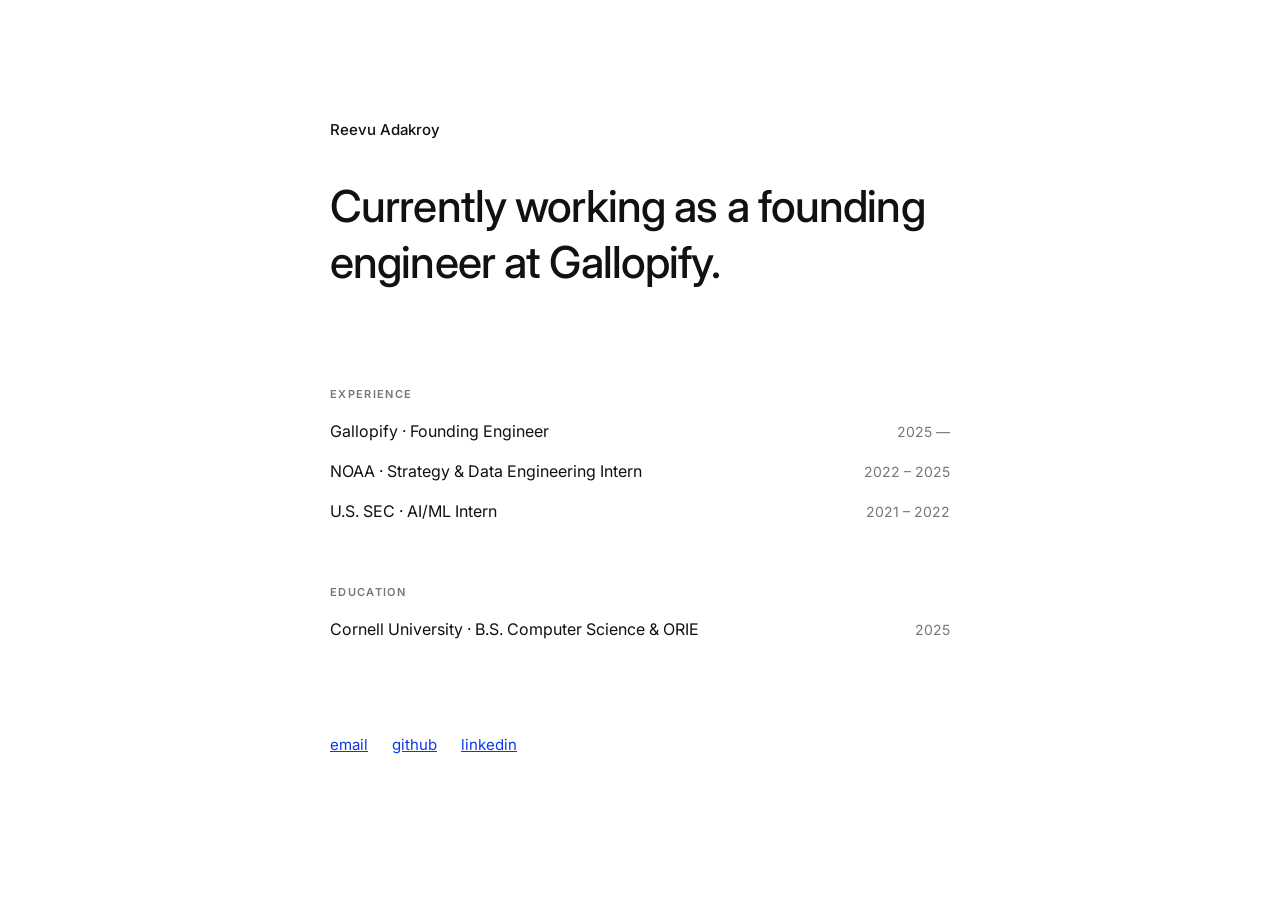
<file: index.html>
<!DOCTYPE html>
<html lang="en">
<head>
    <meta charset="UTF-8">
    <meta name="viewport" content="width=device-width, initial-scale=1.0">
    <title>Reevu Adakroy</title>
    <meta name="description" content="Founding engineer at Gallopify.">

    <link rel="icon" href="data:image/svg+xml,<svg xmlns='http://www.w3.org/2000/svg' viewBox='0 0 100 100'><circle cx='50' cy='50' r='48' fill='white' stroke='%23111111' stroke-width='3'/><text x='50' y='58' font-family='sans-serif' font-weight='600' font-size='36' fill='%23111111' text-anchor='middle'>RA</text></svg>">

    <link rel="preconnect" href="https://fonts.googleapis.com">
    <link rel="preconnect" href="https://fonts.gstatic.com" crossorigin>
    <link href="https://fonts.googleapis.com/css2?family=Inter:wght@400;500;600&display=swap" rel="stylesheet">

    <style>
        *, *::before, *::after {
            box-sizing: border-box;
            margin: 0;
            padding: 0;
        }

        body {
            font-family: 'Inter', system-ui, sans-serif;
            background: #ffffff;
            color: #111111;
            -webkit-font-smoothing: antialiased;
            -moz-osx-font-smoothing: grayscale;
        }

        main {
            max-width: 668px;
            margin: 0 auto;
            padding: 120px 24px;
        }

        .name {
            font-size: 15px;
            font-weight: 500;
        }

        h1 {
            font-size: 44px;
            font-weight: 500;
            line-height: 1.27;
            letter-spacing: -0.02em;
            margin-top: 40px;
        }

        section {
            margin-top: 96px;
        }

        section + section {
            margin-top: 64px;
        }

        h2 {
            font-size: 11px;
            font-weight: 600;
            letter-spacing: 0.12em;
            text-transform: uppercase;
            color: #767676;
        }

        ul {
            list-style: none;
        }

        li {
            display: flex;
            align-items: baseline;
            justify-content: space-between;
            gap: 16px;
            flex-wrap: wrap;
            margin-top: 20px;
            font-size: 16px;
        }

        li time {
            font-size: 14px;
            color: #767676;
            white-space: nowrap;
        }

        .links {
            display: flex;
            gap: 24px;
            margin-top: 96px;
        }

        .links a {
            font-size: 15px;
            color: #0b39e9;
        }

        @media (max-width: 640px) {
            main {
                padding: 64px 24px;
            }

            h1 {
                font-size: 32px;
            }
        }
    </style>
</head>
<body>
    <main>
        <p class="name">Reevu Adakroy</p>
        <h1>Currently working as a founding engineer at Gallopify.</h1>

        <section>
            <h2>Experience</h2>
            <ul>
                <li>Gallopify · Founding Engineer <time>2025 —</time></li>
                <li>NOAA · Strategy &amp; Data Engineering Intern <time>2022 – 2025</time></li>
                <li>U.S. SEC · AI/ML Intern <time>2021 – 2022</time></li>
            </ul>
        </section>

        <section>
            <h2>Education</h2>
            <ul>
                <li>Cornell University · B.S. Computer Science &amp; ORIE <time>2025</time></li>
            </ul>
        </section>

        <div class="links">
            <a href="mailto:reevu.adakroy@gmail.com">email</a>
            <a href="https://github.com/revvu" target="_blank" rel="noopener">github</a>
            <a href="https://www.linkedin.com/in/reevu-adakroy-7450a61a7/" target="_blank" rel="noopener">linkedin</a>
        </div>
    </main>
</body>
</html>
</file>
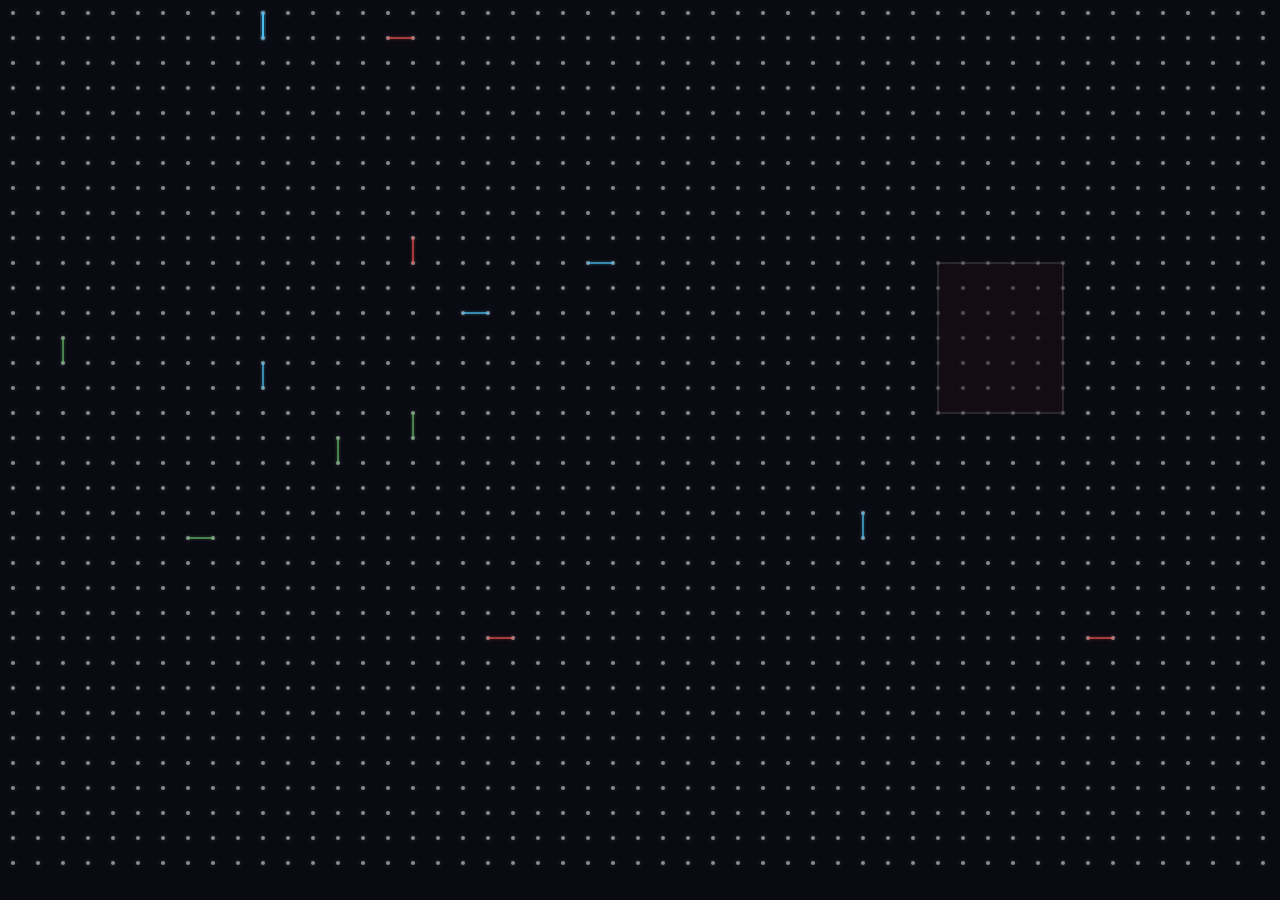
<file: dots-and-boxes.html>
<!DOCTYPE html>
<html lang="en">
<head>
  <meta charset="UTF-8" />
  <meta name="viewport" content="width=device-width, initial-scale=1.0" />
  <title>Dots & Boxes</title>
  <style>
    * { box-sizing: border-box; margin: 0; padding: 0; }
    body {
      background: #0a0a12;
      overflow: hidden;
      width: 100vw;
      height: 100vh;
    }
    canvas {
      display: block;
      position: absolute;
      top: 0;
      left: 0;
    }
  </style>
</head>
<body>
<canvas id="static"></canvas>
<canvas id="dynamic"></canvas>
<script>
  // ─── Canvas setup ─────────────────────────────────────────────────────────
  const staticCanvas  = document.getElementById('static');
  const dynamicCanvas = document.getElementById('dynamic');
  const sCtx = staticCanvas.getContext('2d');
  const dCtx = dynamicCanvas.getContext('2d');

  const W = window.innerWidth;
  const H = window.innerHeight;
  staticCanvas.width  = dynamicCanvas.width  = W;
  staticCanvas.height = dynamicCanvas.height = H;

  // ─── Config ───────────────────────────────────────────────────────────────
  const CELL      = 25;
  const PAD       = Math.round(CELL / 2);
  const COLS      = Math.floor((W - PAD * 2) / CELL) + 1;  // dot columns
  const ROWS      = Math.floor((H - PAD * 2) / CELL) + 1;  // dot rows
  const BOX_COLS  = COLS - 1;
  const BOX_ROWS  = ROWS - 1;
  const DOT_R     = 2;
  const DRAW_DURATION = 40;

  // ─── Random forbidden zone ────────────────────────────────────────────────
  function generateForbiddenZone() {
    const minW = Math.max(2, Math.floor(BOX_COLS * 0.10));
    const maxW = Math.max(3, Math.floor(BOX_COLS * 0.20));
    const minH = Math.max(2, Math.floor(BOX_ROWS * 0.10));
    const maxH = Math.max(3, Math.floor(BOX_ROWS * 0.20));

    const w = minW + Math.floor(Math.random() * (maxW - minW + 1));
    const h = minH + Math.floor(Math.random() * (maxH - minH + 1));

    const c0 = 1 + Math.floor(Math.random() * Math.max(1, BOX_COLS - w - 1));
    const r0 = 1 + Math.floor(Math.random() * Math.max(1, BOX_ROWS - h - 1));

    return { r0, r1: r0 + h - 1, c0, c1: c0 + w - 1 };
  }

  const FORB = generateForbiddenZone();

  // ─── Colors ───────────────────────────────────────────────────────────────
  const BG = '#0a0a12';

  const PLAYERS = [
    { edge: '#4fc3f7', box: '#4fc3f7', glow: 'rgba(79,195,247,' },  // cyan
    { edge: '#ef5350', box: '#ef5350', glow: 'rgba(239,83,80,'  },  // red
    { edge: '#66bb6a', box: '#66bb6a', glow: 'rgba(102,187,106,' }, // green
  ];

  // ─── State ────────────────────────────────────────────────────────────────
  const hEdges = Array.from({ length: ROWS },     () => Array(BOX_COLS).fill(null));
  const vEdges = Array.from({ length: BOX_ROWS }, () => Array(COLS).fill(null));
  const boxes  = Array.from({ length: BOX_ROWS }, () => Array(BOX_COLS).fill(null));
  const boxClaimTime = Array.from({ length: BOX_ROWS }, () => Array(BOX_COLS).fill(0));

  // ─── Geometry helpers ─────────────────────────────────────────────────────
  const dotX = c => PAD + c * CELL;
  const dotY = r => PAD + r * CELL;

  function boxForbidden(r, c) {
    return r >= FORB.r0 && r <= FORB.r1 && c >= FORB.c0 && c <= FORB.c1;
  }

  function hEdgeBlocked(r, c) {
    const topF = (r - 1 >= 0 && r - 1 < BOX_ROWS) ? boxForbidden(r - 1, c) : true;
    const botF = (r >= 0     && r < BOX_ROWS)      ? boxForbidden(r, c)     : true;
    return topF && botF;
  }

  function vEdgeBlocked(r, c) {
    const leftF  = (c - 1 >= 0 && c - 1 < BOX_COLS) ? boxForbidden(r, c - 1) : true;
    const rightF = (c >= 0     && c < BOX_COLS)      ? boxForbidden(r, c)     : true;
    return leftF && rightF;
  }

  function edgePts(edge) {
    if (edge.type === 'h') {
      return [dotX(edge.c), dotY(edge.r), dotX(edge.c + 1), dotY(edge.r)];
    }
    return [dotX(edge.c), dotY(edge.r), dotX(edge.c), dotY(edge.r + 1)];
  }

  // ─── Game logic ───────────────────────────────────────────────────────────
  function availableEdges() {
    const e = [];
    for (let r = 0; r < ROWS; r++)
      for (let c = 0; c < BOX_COLS; c++)
        if (!hEdges[r][c] && !hEdgeBlocked(r, c)) e.push({ type: 'h', r, c });
    for (let r = 0; r < BOX_ROWS; r++)
      for (let c = 0; c < COLS; c++)
        if (!vEdges[r][c] && !vEdgeBlocked(r, c)) e.push({ type: 'v', r, c });
    return e;
  }

  function claimBoxes(player, now) {
    let n = 0;
    for (let r = 0; r < BOX_ROWS; r++)
      for (let c = 0; c < BOX_COLS; c++)
        if (!boxes[r][c] && !boxForbidden(r, c) &&
            hEdges[r][c] !== null && hEdges[r + 1][c] !== null &&
            vEdges[r][c] !== null && vEdges[r][c + 1] !== null) {
          boxes[r][c] = player;
          boxClaimTime[r][c] = now;
          n++;
        }
    return n;
  }

  // ─── Easing ───────────────────────────────────────────────────────────────
  function easeInOut(t) { return t < 0.5 ? 2 * t * t : -1 + (4 - 2 * t) * t; }

  // ─── Pre-rendered dot sprites ─────────────────────────────────────────────
  function makeDotSprite(color, glowColor, radius, glowRadius) {
    const size = glowRadius * 2 + 2;
    const off = document.createElement('canvas');
    off.width = off.height = size;
    const c = off.getContext('2d');
    const cx = size / 2, cy = size / 2;

    // Glow
    const grad = c.createRadialGradient(cx, cy, 0, cx, cy, glowRadius);
    grad.addColorStop(0, glowColor);
    grad.addColorStop(1, 'rgba(0,0,0,0)');
    c.fillStyle = grad;
    c.fillRect(0, 0, size, size);

    // Core dot
    c.beginPath();
    c.arc(cx, cy, radius, 0, Math.PI * 2);
    c.fillStyle = color;
    c.fill();

    return { canvas: off, offset: size / 2 };
  }

  const dotSprite     = makeDotSprite('rgba(255,255,255,0.5)', 'rgba(255,255,255,0.08)', DOT_R, DOT_R * 4);
  const dotSpriteForb = makeDotSprite('rgba(255,255,255,0.25)', 'rgba(255,255,255,0.04)', DOT_R, DOT_R * 4);

  // ─── Draw static layer (once) ────────────────────────────────────────────
  function drawStatic() {
    sCtx.fillStyle = BG;
    sCtx.fillRect(0, 0, W, H);

    // Faint grid lines
    sCtx.strokeStyle = 'rgba(255,255,255,0.02)';
    sCtx.lineWidth = 0.5;
    for (let r = 0; r < ROWS; r++) {
      sCtx.beginPath();
      sCtx.moveTo(dotX(0), dotY(r));
      sCtx.lineTo(dotX(COLS - 1), dotY(r));
      sCtx.stroke();
    }
    for (let c = 0; c < COLS; c++) {
      sCtx.beginPath();
      sCtx.moveTo(dotX(c), dotY(0));
      sCtx.lineTo(dotX(c), dotY(ROWS - 1));
      sCtx.stroke();
    }

    // Forbidden zone fill
    const fx = dotX(FORB.c0), fy = dotY(FORB.r0);
    const fw = (FORB.c1 - FORB.c0 + 1) * CELL;
    const fh = (FORB.r1 - FORB.r0 + 1) * CELL;
    sCtx.fillStyle = 'rgba(255,60,60,0.04)';
    sCtx.fillRect(fx, fy, fw, fh);

    // Forbidden zone border
    sCtx.strokeStyle = 'rgba(255,255,255,0.15)';
    sCtx.lineWidth = 1.5;
    sCtx.lineJoin = 'round';
    sCtx.strokeRect(fx, fy, fw, fh);

    // Dots
    for (let r = 0; r < ROWS; r++) {
      for (let c = 0; c < COLS; c++) {
        const inZone = r >= FORB.r0 && r <= FORB.r1 + 1 &&
                       c >= FORB.c0 && c <= FORB.c1 + 1;
        const sprite = inZone ? dotSpriteForb : dotSprite;
        sCtx.drawImage(sprite.canvas,
          dotX(c) - sprite.offset,
          dotY(r) - sprite.offset);
      }
    }
  }

  // ─── Dynamic renderer (per frame) ────────────────────────────────────────
  function render(now, animEdge, animP, animPlayer) {
    dCtx.clearRect(0, 0, W, H);

    // Box fills (batched by player)
    for (let p = 0; p < PLAYERS.length; p++) {
      dCtx.fillStyle = PLAYERS[p].box;
      for (let r = 0; r < BOX_ROWS; r++) {
        for (let c = 0; c < BOX_COLS; c++) {
          if (boxes[r][c] === p) {
            const age = now - boxClaimTime[r][c];
            const flash = age < 300 ? 0.15 * (1 - age / 300) : 0;
            dCtx.globalAlpha = 0.12 + flash;
            dCtx.fillRect(dotX(c), dotY(r), CELL, CELL);
          }
        }
      }
    }
    dCtx.globalAlpha = 1;

    // Committed edges — batched by player, with glow
    dCtx.lineCap = 'round';

    for (let p = 0; p < PLAYERS.length; p++) {
      // Glow pass
      dCtx.beginPath();
      for (let r = 0; r < ROWS; r++)
        for (let c = 0; c < BOX_COLS; c++)
          if (hEdges[r][c] === p) {
            dCtx.moveTo(dotX(c), dotY(r));
            dCtx.lineTo(dotX(c + 1), dotY(r));
          }
      for (let r = 0; r < BOX_ROWS; r++)
        for (let c = 0; c < COLS; c++)
          if (vEdges[r][c] === p) {
            dCtx.moveTo(dotX(c), dotY(r));
            dCtx.lineTo(dotX(c), dotY(r + 1));
          }
      dCtx.strokeStyle = PLAYERS[p].glow + '0.12)';
      dCtx.lineWidth = 5;
      dCtx.stroke();

      // Sharp pass
      dCtx.strokeStyle = PLAYERS[p].edge;
      dCtx.lineWidth = 1.5;
      dCtx.globalAlpha = 0.85;
      dCtx.stroke();
      dCtx.globalAlpha = 1;
    }

    // Animated edge
    if (animEdge) {
      const [ax, ay, bx, by] = edgePts(animEdge);
      const ex = ax + (bx - ax) * animP;
      const ey = ay + (by - ay) * animP;

      // Glow
      dCtx.beginPath();
      dCtx.moveTo(ax, ay);
      dCtx.lineTo(ex, ey);
      dCtx.strokeStyle = PLAYERS[animPlayer].glow + '0.25)';
      dCtx.lineWidth = 6;
      dCtx.lineCap = 'round';
      dCtx.stroke();

      // Sharp
      dCtx.beginPath();
      dCtx.moveTo(ax, ay);
      dCtx.lineTo(ex, ey);
      dCtx.strokeStyle = PLAYERS[animPlayer].edge;
      dCtx.lineWidth = 2;
      dCtx.globalAlpha = 0.95;
      dCtx.stroke();
      dCtx.globalAlpha = 1;
    }
  }

  // ─── Game loop ────────────────────────────────────────────────────────────
  let currentPlayer = 0;
  let animEdge = null, animStart = null, pendingEdge = null, pendingPlayer = null;
  let gameOver = false;

  function pickAndAnimate() {
    const avail = availableEdges();
    if (!avail.length) { gameOver = true; render(performance.now(), null, 1, 0); return; }
    const edge = avail[Math.floor(Math.random() * avail.length)];
    animEdge      = edge;
    animStart     = performance.now();
    pendingEdge   = edge;
    pendingPlayer = currentPlayer;
  }

  function loop(now) {
    if (gameOver) return;
    requestAnimationFrame(loop);

    if (animEdge) {
      const t = Math.min((now - animStart) / DRAW_DURATION, 1);
      render(now, animEdge, easeInOut(t), pendingPlayer);

      if (t >= 1) {
        if (pendingEdge.type === 'h') hEdges[pendingEdge.r][pendingEdge.c] = pendingPlayer;
        else                          vEdges[pendingEdge.r][pendingEdge.c] = pendingPlayer;

        const claimed = claimBoxes(pendingPlayer, now);
        if (!claimed) currentPlayer = (currentPlayer + 1) % PLAYERS.length;

        animEdge = null;
        pickAndAnimate();
      }
    } else {
      render(now, null, 1, 0);
    }
  }

  // ─── Resize ───────────────────────────────────────────────────────────────
  let resizeTimer;
  window.addEventListener('resize', () => {
    clearTimeout(resizeTimer);
    resizeTimer = setTimeout(() => location.reload(), 300);
  });

  // ─── Boot ─────────────────────────────────────────────────────────────────
  drawStatic();
  render(performance.now(), null, 1, 0);
  setTimeout(() => { pickAndAnimate(); requestAnimationFrame(loop); }, 400);
</script>
</body>
</html>
</file>
